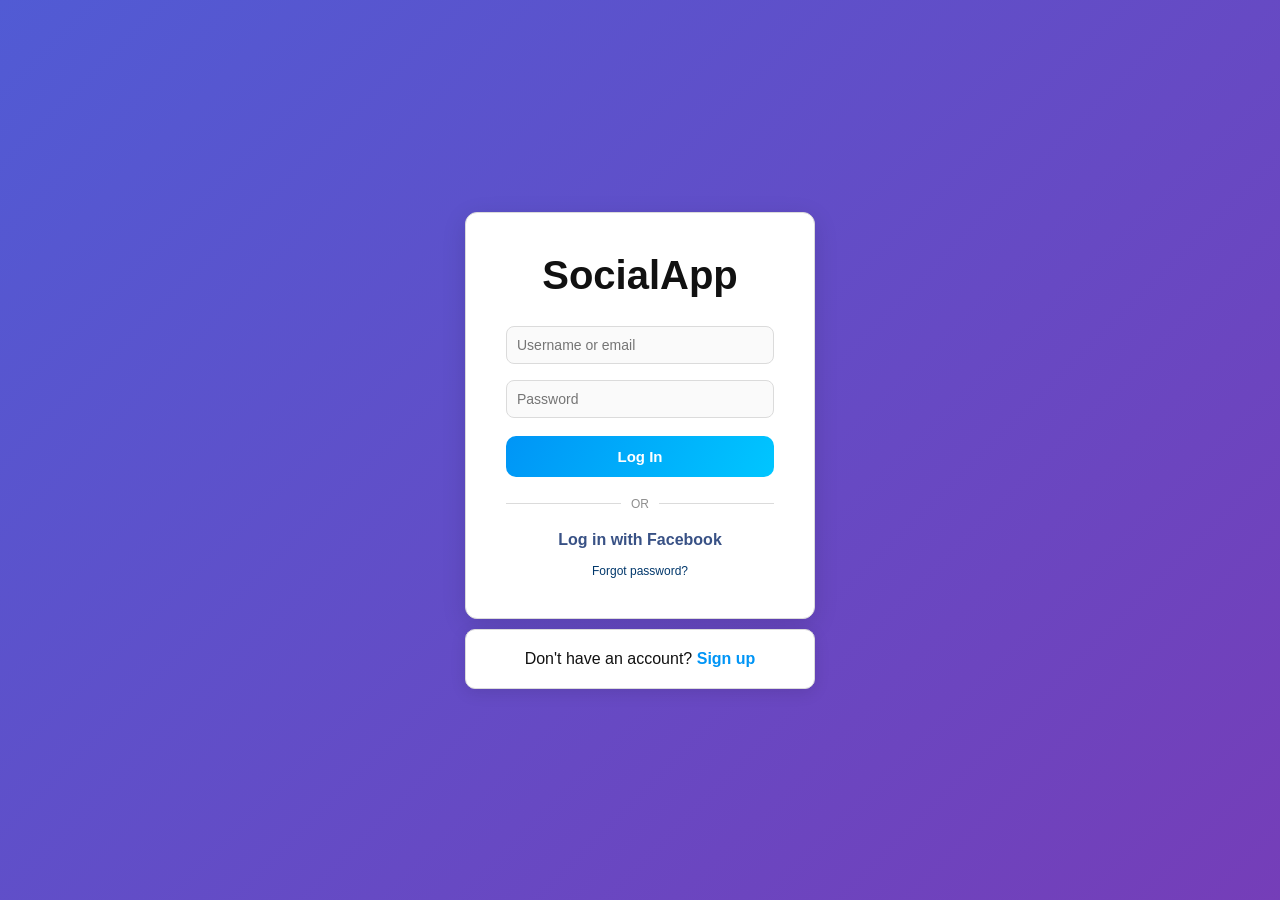
<file: login.html>
<!DOCTYPE html>
<html lang="en">
<head>
  <meta charset="UTF-8" />
  <meta name="viewport" content="width=device-width, initial-scale=1.0"/>
  <title>Login • SocialApp</title>
  <link rel="stylesheet" href="style.css">
</head>
<body class="auth-bg">

<div class="auth-container">
  <div class="auth-box">
    <h1 class="logo">SocialApp</h1>

    <form id="loginForm">
      <input type="text" placeholder="Username or email" required>
      <input type="password" placeholder="Password" required>

      <button type="submit">Log In</button>
    </form>

    <div class="divider">
      <span>OR</span>
    </div>

    <a href="#" class="fb-login">Log in with Facebook</a>

    <p class="forgot">Forgot password?</p>
  </div>

  <div class="switch-box">
    <p>Don't have an account?
      <a href="register.html">Sign up</a>
    </p>
  </div>
</div>

<script src="script.js"></script>
</body>
</html>
</file>
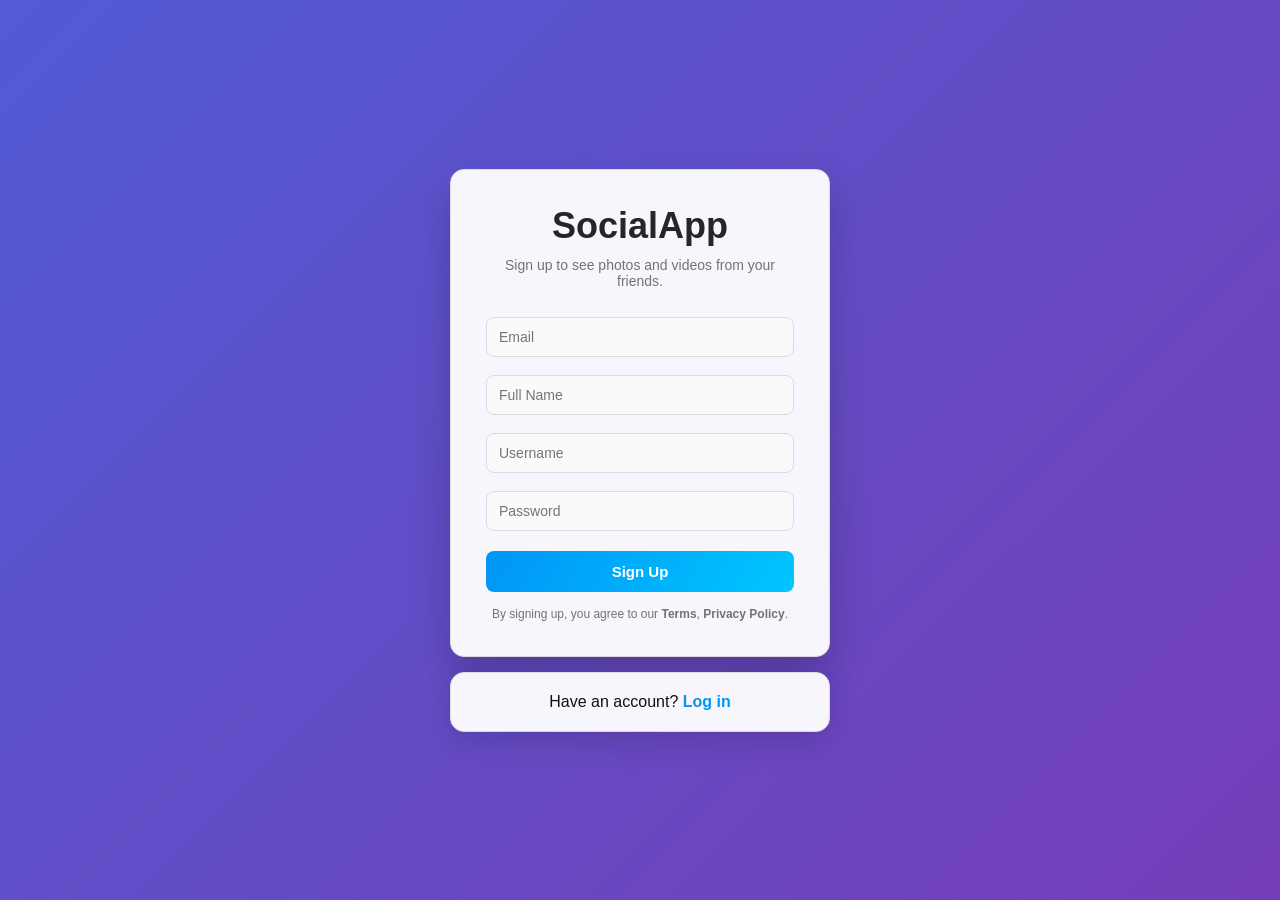
<file: register.html>
<!DOCTYPE html>
<html lang="en">
<head>
  <meta charset="UTF-8" />
  <meta name="viewport" content="width=device-width, initial-scale=1.0"/>
  <title>Sign Up • SocialApp</title>
  <link rel="stylesheet" href="style.css">
  <style>
    * {
      margin: 0;
      padding: 0;
      box-sizing: border-box;
      font-family: Arial, sans-serif;
    }

    body {
      min-height: 100vh;
      display: flex;
      justify-content: center;
      align-items: center;
      background: linear-gradient(
        -45deg,
        #f58529,
        #dd2a7b,
        #8134af,
        #515bd4
      );
      background-size: 400% 400%;
      animation: gradientBG 12s ease infinite;
    }

    @keyframes gradientBG {
      0% { background-position: 0% 50%; }
      50% { background-position: 100% 50%; }
      100% { background-position: 0% 50%; }
    }

    .auth-container {
      width: 100%;
      max-width: 380px;
    }

    .auth-box {
      background: rgba(255, 255, 255, 0.95);
      padding: 35px;
      border-radius: 14px;
      text-align: center;
      box-shadow: 0 20px 40px rgba(0,0,0,0.2);
    }

    .logo {
      font-size: 36px;
      font-weight: bold;
      margin-bottom: 10px;
      color: #262626;
    }

    .subtitle {
      color: #737373;
      font-size: 14px;
      margin-bottom: 20px;
    }

    form input {
      width: 100%;
      padding: 11px 12px;
      margin-bottom: 10px;
      border-radius: 8px;
      border: 1px solid #dbdbdb;
      background: #fafafa;
      font-size: 14px;
    }

    form input:focus {
      outline: none;
      border-color: #a8a8a8;
      background: white;
    }

    form button {
      width: 100%;
      padding: 12px;
      margin-top: 10px;
      border: none;
      border-radius: 8px;
      color: white;
      font-weight: bold;
      cursor: pointer;
      background: linear-gradient(
        120deg,
        #0095f6,
        #00c6ff,
        #0077cc
      );
      background-size: 200% 200%;
      animation: buttonIdle 3s ease infinite;
      transition: transform 0.2s;
    }

    form button:hover {
      animation: buttonHover 1.2s ease infinite;
      transform: translateY(-1px);
    }

    form button:active {
      transform: scale(0.97);
    }

    @keyframes buttonIdle {
      0% { background-position: 0% 50%; }
      50% { background-position: 100% 50%; }
      100% { background-position: 0% 50%; }
    }

    @keyframes buttonHover {
      0% { background-position: 0% 50%; }
      100% { background-position: 100% 50%; }
    }

    .terms {
      font-size: 12px;
      color: #737373;
      margin-top: 15px;
    }

    .switch-box {
      background: rgba(255,255,255,0.95);
      padding: 20px;
      margin-top: 15px;
      text-align: center;
      border-radius: 14px;
      box-shadow: 0 10px 30px rgba(0,0,0,0.15);
    }

    .switch-box a {
      color: #0095f6;
      font-weight: bold;
      text-decoration: none;
    }

    .switch-box a:hover {
      text-decoration: underline;
    }

    @media (max-width: 420px) {
      .auth-box {
        padding: 25px;
      }
    }
  </style>
</head>
<body>

<div class="auth-container">
  <div class="auth-box">
    <h1 class="logo">SocialApp</h1>
    <p class="subtitle">Sign up to see photos and videos from your friends.</p>

    <form id="registerForm">
      <input type="email" placeholder="Email" required>
      <input type="text" placeholder="Full Name" required>
      <input type="text" placeholder="Username" required>
      <input type="password" placeholder="Password" required>

      <button type="submit">Sign Up</button>
    </form>

    <p class="terms">
      By signing up, you agree to our <strong>Terms</strong>, <strong>Privacy Policy</strong>.
    </p>
  </div>

  <div class="switch-box">
    <p>Have an account?
      <a href="login.html">Log in</a>
    </p>
  </div>
</div>

<script src="script.js"></script>
</body>
</html>
</file>
<file: style.css>
:root {
  --bg:#f4f6fb;
  --card:#fff;
  --text:#111;
  --primary:#6366f1;
  --secondary:#8b5cf6;
  --border:#e5e7eb;
  --hover:#f3f4f6;
  --success:#10b981;
  --danger:#ef4444;
}
body.dark {
  --bg:#0f172a;
  --card:#1e293b;
  --text:#f8fafc;
  --border:#334155;
  --hover:#334155;
}
*{box-sizing:border-box;margin:0;padding:0}
body{
  margin:0;
  font-family:-apple-system,BlinkMacSystemFont,'Segoe UI',Roboto,Helvetica,Arial,sans-serif;
  background:var(--bg);
  color:var(--text);
  transition:background 0.3s,color 0.3s;
}


body.auth-bg{
  min-height:100vh;
  display:flex;
  justify-content:center;
  align-items:center;
  background:linear-gradient(-45deg,#f58529,#dd2a7b,#8134af,#515bd4);
  background-size:400% 400%;
  animation:gradientBG 12s ease infinite;
}
@keyframes gradientBG{
  0%{background-position:0% 50%}
  50%{background-position:100% 50%}
  100%{background-position:0% 50%}
}
.auth-container{width:350px;}
.auth-box{
  background:#fff;
  border:1px solid #dbdbdb;
  padding:40px;
  text-align:center;
  border-radius:12px;
  box-shadow:0 6px 24px rgba(0,0,0,0.12);
}
.logo{
  font-family:'Segoe UI',sans-serif;
  font-size:40px;
  margin-bottom:20px;
}
.subtitle{
  color:#8e8e8e;
  font-size:14px;
  margin-bottom:20px;
}
form input{
  width:100%;
  padding:10px;
  margin-bottom:8px;
  background:#fafafa;
  border:1px solid #dbdbdb;
  border-radius:8px;
}
form button{
  width:100%;
  padding:12px;
  margin-top:10px;
  border:none;
  border-radius:10px;
  color:white;
  font-weight:bold;
  cursor:pointer;
  background:linear-gradient(120deg,#0095f6,#00c6ff,#0077cc);
  background-size:200% 200%;
  transition:transform 0.2s ease;
  animation:buttonIdle 3s ease infinite;
}
form button:hover{
  animation:buttonHover 1.5s ease infinite;
  transform:translateY(-1px);
}
form button:active{transform:scale(0.97);}
@keyframes buttonIdle{0%{background-position:0% 50%}50%{background-position:100% 50%}100%{background-position:0% 50%}}
@keyframes buttonHover{0%{background-position:0% 50%}100%{background-position:100% 50%}}
.divider{display:flex;align-items:center;margin:20px 0;}
.divider::before,.divider::after{content:"";flex:1;height:1px;background:#dbdbdb;}
.divider span{margin:0 10px;font-size:12px;color:#8e8e8e;}
.fb-login{color:#385185;font-weight:bold;text-decoration:none;}
.forgot{margin-top:15px;font-size:12px;color:#00376b;cursor:pointer;}
.switch-box{
  background:#fff;
  border:1px solid #dbdbdb;
  padding:20px;
  margin-top:10px;
  text-align:center;
  border-radius:10px;
  box-shadow:0 4px 16px rgba(0,0,0,0.1);
}
.switch-box a{color:#0095f6;text-decoration:none;font-weight:bold;}
.terms{font-size:12px;color:#8e8e8e;margin-top:15px;}


button{
  background:var(--primary);
  color:#fff;
  border:none;
  padding:12px 24px;
  border-radius:12px;
  cursor:pointer;
  font-weight:600;
  font-size:15px;
  transition:all 0.3s;
  position:relative;
  overflow:hidden;
}
button::before{
  content:"";position:absolute;top:50%;left:50%;width:0;height:0;border-radius:50%;background:rgba(255,255,255,0.2);transform:translate(-50%,-50%);transition:width 0.6s,height 0.6s;
}
button:hover::before{width:300px;height:300px;}
button:hover{transform:translateY(-2px);box-shadow:0 6px 20px rgba(99,102,241,0.4);}
button:active{transform:translateY(0);}
input,textarea{
  width:100%;
  padding:12px;
  margin:8px 0;
  border-radius:8px;
  border:1px solid var(--border);
  background:var(--card);
  color:var(--text);
  font-size:14px;
  transition:border 0.2s;
}
input:focus,textarea:focus{outline:none;border-color:var(--primary);}

/* ---------------- HEADER ---------------- */
header{
  position:sticky;
  top:0;
  background:var(--card);
  padding:14px 24px;
  display:flex;
  justify-content:space-between;
  align-items:center;
  border-bottom:1px solid var(--border);
  z-index:100;
  box-shadow:0 2px 12px rgba(0,0,0,0.08);
  backdrop-filter:blur(10px);
}
header .logo{
  font-size:26px;
  font-weight:700;
  background:linear-gradient(135deg,var(--primary),var(--secondary));
  -webkit-background-clip:text;
  background-clip:text;
  -webkit-text-fill-color:transparent;
  cursor:pointer;
  transition:transform 0.2s;
}
header .logo:hover{transform:scale(1.05);}
header .search-container{flex:1;max-width:500px;margin:0 24px;position:relative;}
header .search-container input{
  width:100%;
  padding:12px 44px 12px 20px;
  margin:0;
  border-radius:24px;
  background:var(--hover);
  border:1px solid var(--border);
  font-size:15px;
  transition:all 0.3s;
}
header .search-container input:focus{background:var(--card);border-color:var(--primary);box-shadow:0 0 0 3px rgba(99,102,241,0.1);}
header .search-icon{
  position:absolute;right:16px;top:50%;transform:translateY(-50%);color:#6b7280;font-size:18px;pointer-events:none;
}
header .nav-actions{display:flex;gap:8px;align-items:center;}
header .nav-icon{
  font-size:22px;
  cursor:pointer;
  padding:10px;
  border-radius:50%;
  transition:all 0.2s;
  display:flex;
  align-items:center;
  justify-content:center;
  width:40px;height:40px;
}
header .nav-icon:hover{background:var(--hover);transform:scale(1.1);}

/* ---------------- LAYOUT ---------------- */
.layout{
  display:grid;
  grid-template-columns:280px 1fr 320px;
  gap:24px;
  padding:24px;
  max-width:1400px;
  margin:0 auto;
}

/* ---------------- LEFT SIDEBAR ---------------- */
.left-sidebar{
  position:sticky;
  top:80px;
  height:fit-content;
  background:var(--card);
  padding:24px;
  border-radius:20px;
  box-shadow:0 4px 16px rgba(0,0,0,0.08);
  transition:transform 0.2s;
}
.left-sidebar:hover{box-shadow:0 6px 20px rgba(0,0,0,0.12);}
.sidebar-item{
  display:flex;
  align-items:center;
  gap:14px;
  padding:14px 16px;
  margin-bottom:6px;
  border-radius:12px;
  cursor:pointer;
  transition:all 0.2s;
  text-decoration:none;
  color:var(--text);
  font-size:15px;
  font-weight:500;
}
.sidebar-item:hover{background:var(--hover);transform:translateX(4px);}
.sidebar-item.active{
  background:linear-gradient(135deg,var(--primary),var(--secondary));
  color:#fff;
  box-shadow:0 4px 12px rgba(99,102,241,0.3);
}
.sidebar-item.active:hover{transform:translateX(4px);}
.sidebar-item-icon{font-size:22px;width:24px;text-align:center;}

/* ---------------- CENTER FEED ---------------- */
.main-content{min-width:0;}
.stories-container{
  background:var(--card);
  padding:24px;
  border-radius:20px;
  margin-bottom:28px;
  box-shadow:0 4px 16px rgba(0,0,0,0.08);
  overflow-x:auto;
  scroll-behavior:smooth;
}
.stories-container::-webkit-scrollbar{height:4px;}
.stories-container::-webkit-scrollbar-track{background:var(--hover);border-radius:10px;}
.stories-container::-webkit-scrollbar-thumb{background:var(--primary);border-radius:10px;}
.stories{display:flex;gap:20px;padding:4px 0;}
.story{flex:0 0 auto;text-align:center;cursor:pointer;transition:transform 0.3s;}
.story:hover{transform:translateY(-4px);}
.story-img{
  width:88px;height:88px;border-radius:50%;object-fit:cover;
  border:4px solid transparent;
  background:linear-gradient(var(--card),var(--card)) padding-box,
             linear-gradient(135deg,var(--primary),var(--secondary)) border-box;
  padding:3px;
  transition:all 0.3s;
  box-shadow:0 4px 12px rgba(99,102,241,0.2);
}
.story:hover .story-img{box-shadow:0 6px 20px rgba(99,102,241,0.4);transform:scale(1.05);}
.story-name{
  font-size:13px;margin-top:10px;max-width:88px;overflow:hidden;text-overflow:ellipsis;white-space:nowrap;font-weight:500;color:var(--text);
}
.card{
  background:var(--card);
  padding:24px;
  border-radius:20px;
  margin-bottom:24px;
  box-shadow:0 4px 16px rgba(0,0,0,0.08);
  transition:all 0.3s;
  border:1px solid transparent;
}
.card:hover{
  transform:translateY(-4px);
  box-shadow:0 8px 24px rgba(0,0,0,0.12);
  border-color:var(--border);
}
.create-post{
  margin-bottom:28px;
  animation:slideDown 0.4s ease;
}
@keyframes slideDown{
  from{opacity:0;transform:translateY(-20px);}
  to{opacity:1;transform:translateY(0);}
}
.create-post-header{display:flex;align-items:center;gap:14px;margin-bottom:18px;}
.profile-img{
  width:48px;height:48px;border-radius:50%;object-fit:cover;border:3px solid var(--primary);transition:transform 0.2s;cursor:pointer;
}
.profile-img:hover{transform:scale(1.1);}
.create-post textarea{min-height:100px;resize:none;margin-bottom:12px;}
.create-post-actions{display:flex;justify-content:space-between;align-items:center;}
.file-input-wrapper{position:relative;display:inline-block;}
.file-input-wrapper input[type=file]{position:absolute;opacity:0;width:0;height:0;}
.file-input-label{
  display:inline-flex;align-items:center;gap:8px;padding:8px 16px;background:var(--hover);border-radius:8px;cursor:pointer;font-size:14px;transition:background 0.2s;
}
.file-input-label:hover{background:var(--border);}
.post-card{margin-bottom:28px;animation:fadeIn 0.5s ease;}
@keyframes fadeIn{from{opacity:0;transform:translateY(20px);}to{opacity:1;transform:translateY(0);}}
.post-header{display:flex;align-items:center;gap:12px;margin-bottom:12px;}
.post-header-info{flex:1;}
.post-header-info .username{font-weight:600;font-size:15px;}
.post-header-info .time{font-size:12px;color:#6b7280;}
.post-image{
  width:100%;border-radius:16px;margin:16px 0;max-height:600px;object-fit:cover;box-shadow:0 4px 16px rgba(0,0,0,0.1);transition:transform 0.3s;cursor:pointer;
}
.post-image:hover{transform:scale(1.02);}
.post-caption{margin:12px 0;line-height:1.6;font-size:15px;}
.post-actions{
  display:flex;align-items:center;gap:24px;padding:16px 0;border-top:1px solid var(--border);border-bottom:1px solid var(--border);margin:16px 0;
}
.action-btn{
  display:flex;align-items:center;gap:8px;background:none;border:none;color:var(--text);cursor:pointer;padding:10px 12px;border-radius:10px;transition:all 0.2s;font-size:16px;font-weight:500;
}
.action-btn:hover{background:var(--hover);transform:scale(1.05);}
.action-btn.liked{color:#ef4444;}
.action-btn.liked:hover{background:rgba(239,68,68,0.1);}
.comments-section{margin-top:12px;}
.comment-input-wrapper{display:flex;gap:8px;margin-top:12px;}
.comment-input-wrapper input{flex:1;margin:0;padding:10px 12px;font-size:14px;}
.comment-input-wrapper button{padding:10px 16px;margin:0;}
.comment{
  display:flex;gap:12px;margin-top:12px;padding:10px;border-radius:10px;transition:all 0.2s;animation:slideIn 0.3s ease;
}
@keyframes slideIn{from{opacity:0;transform:translateX(-10px);}to{opacity:1;transform:translateX(0);}}
.comment:hover{background:var(--hover);transform:translateX(4px);}
.comment-content{flex:1;}
.comment-author{font-weight:600;font-size:14px;margin-right:8px;}
.comment-text{font-size:14px;color:var(--text);opacity:0.9;}
.empty-state{text-align:center;padding:60px 20px;color:#6b7280;}
.empty-state-icon{font-size:64px;margin-bottom:16px;}

/* ---------------- RIGHT SIDEBAR ---------------- */
.right-sidebar{position:sticky;top:80px;height:fit-content;}
.sidebar-card{
  background:var(--card);
  padding:24px;
  border-radius:20px;
  margin-bottom:24px;
  box-shadow:0 4px 16px rgba(0,0,0,0.08);
  transition:transform 0.2s;
}
.sidebar-card:hover{box-shadow:0 6px 20px rgba(0,0,0,0.12);}
.account-info{
  display:flex;align-items:center;gap:14px;margin-bottom:24px;padding-bottom:24px;border-bottom:1px solid var(--border);transition:transform 0.2s;
}
.account-info:hover{transform:translateX(4px);}
.account-info img{
  width:64px;height:64px;border-radius:50%;object-fit:cover;border:3px solid var(--primary);transition:transform 0.3s;cursor:pointer;
}
.account-info:hover img{transform:scale(1.1) rotate(5deg);}
.account-details h3{font-size:16px;margin-bottom:4px;}
.account-details p{font-size:13px;color:#6b7280;}
.sidebar-section-title{
  font-size:14px;font-weight:600;margin-bottom:12px;color:#6b7280;text-transform:uppercase;letter-spacing:0.5px;
}
.friend-request-item,.suggestion-item{
  display:flex;align-items:center;justify-content:space-between;
  padding:14px 0;border-bottom:1px solid var(--border);transition:background 0.2s;border-radius:8px;margin:0 -8px;padding-left:8px;padding-right:8px;
}
.friend-request-item:hover,.suggestion-item:hover{background:var(--hover);}
.friend-request-item:last-child,.suggestion-item:last-child{border-bottom:none;}
.friend-info,.suggestion-info{display:flex;align-items:center;gap:12px;flex:1;}
.friend-info img,.suggestion-info img{
  width:44px;height:44px;border-radius:50%;object-fit:cover;border:2px solid var(--border);transition:transform 0.2s;
}
.friend-info:hover img,.suggestion-info:hover img{transform:scale(1.1);}
.friend-name,.suggestion-name{font-size:15px;font-weight:600;color:var(--text);}
.request-actions{display:flex;gap:8px;}
.request-actions button{
  padding:8px 16px;font-size:13px;border-radius:8px;font-weight:600;transition:all 0.2s;
}
.request-actions button:hover{transform:translateY(-2px);box-shadow:0 4px 12px rgba(0,0,0,0.15);}
.request-actions .accept-btn{background:var(--primary);}
.request-actions .decline-btn{background:var(--danger);}
.request-actions .follow-btn{background:var(--primary);}
.request-actions .following-btn{background:var(--hover);color:var(--text);}

/* ---------------- SEARCH ---------------- */
.search-results{
  position:absolute;top:100%;left:0;right:0;background:var(--card);border-radius:16px;margin-top:12px;
  box-shadow:0 8px 24px rgba(0,0,0,0.15);max-height:400px;overflow-y:auto;display:none;z-index:200;
  animation:slideDown 0.3s ease;border:1px solid var(--border);
}
.search-results.show{display:block;}
.search-results::-webkit-scrollbar{width:6px;}
.search-results::-webkit-scrollbar-track{background:var(--hover);}
.search-results::-webkit-scrollbar-thumb{background:var(--primary);border-radius:10px;}
.search-result-item{
  display:flex;align-items:center;gap:14px;padding:14px 16px;cursor:pointer;transition:all 0.2s;border-bottom:1px solid var(--border);
}
.search-result-item:hover{background:var(--hover);transform:translateX(4px);padding-left:20px;}
.search-result-item img{transition:transform 0.2s;}
.search-result-item:hover img{transform:scale(1.1);}

/* ---------------- TOAST ---------------- */
.toast{
  position:fixed;bottom:32px;right:32px;
  background:linear-gradient(135deg,#1f2937,#111827);
  color:#fff;padding:18px 28px;border-radius:16px;opacity:0;
  transform:translateY(30px) scale(0.9);
  transition:all 0.4s cubic-bezier(0.68,-0.55,0.265,1.55);
  box-shadow:0 8px 32px rgba(0,0,0,0.3);
  z-index:1000;font-weight:500;max-width:300px;border:1px solid rgba(255,255,255,0.1);
}
.toast.show{opacity:1;transform:translateY(0) scale(1);}

/* ---------------- PROFILE PAGE ---------------- */
.container{max-width:1200px;margin:0 auto;padding:32px 24px;}
.profile-header{
  background:var(--card);
  border-radius:20px;
  padding:40px;
  margin-bottom:32px;
  box-shadow:0 4px 20px rgba(0,0,0,0.08);
  position:relative;
  overflow:hidden;
}
.profile-header::before{
  content:"";position:absolute;top:0;left:0;right:0;height:120px;
  background:linear-gradient(135deg,var(--primary),var(--secondary));
  opacity:0.1;z-index:0;
}
.profile-content{position:relative;z-index:1;display:flex;gap:40px;align-items:flex-start;}
.profile-pic-wrapper{position:relative;flex-shrink:0;}
.profile-pic{
  width:150px;height:150px;border-radius:50%;object-fit:cover;border:4px solid var(--card);
  box-shadow:0 4px 20px rgba(0,0,0,0.15);cursor:pointer;transition:transform 0.3s;
}
.profile-pic:hover{transform:scale(1.05);}
.edit-profile-btn{
  position:absolute;bottom:8px;right:8px;width:40px;height:40px;border-radius:50%;background:var(--primary);
  color:#fff;border:3px solid var(--card);display:flex;align-items:center;justify-content:center;cursor:pointer;
  font-size:18px;box-shadow:0 2px 10px rgba(0,0,0,0.2);transition:all 0.2s;
}
.edit-profile-btn:hover{background:var(--secondary);transform:scale(1.1);}
.profile-info{flex:1;min-width:0;}
.profile-top{display:flex;align-items:center;gap:20px;margin-bottom:20px;flex-wrap:wrap;}
.profile-name{font-size:32px;font-weight:700;margin:0;color:var(--text);}
.profile-username{font-size:18px;color:#6b7280;font-weight:400;margin-top:4px;}
.profile-actions{display:flex;gap:12px;flex-wrap:wrap;}
.btn-primary{background:var(--primary);color:#fff;}
.btn-secondary{background:var(--hover);color:var(--text);border:1px solid var(--border);}
.btn-secondary:hover{background:var(--border);}
.btn-outline{background:transparent;color:var(--text);border:1px solid var(--border);}
.btn-outline:hover{background:var(--hover);border-color:var(--primary);}
.profile-stats{
  display:flex;gap:32px;margin:24px 0;padding:24px 0;border-top:1px solid var(--border);border-bottom:1px solid var(--border);
}
.stat-item{display:flex;flex-direction:column;cursor:pointer;transition:color 0.2s;}
.stat-item:hover .stat-value{color:var(--primary);}
.stat-value{font-size:24px;font-weight:700;color:var(--text);transition:color 0.2s;}
.stat-label{font-size:14px;color:#6b7280;margin-top:4px;}
.profile-bio{margin-top:20px;}
.bio-name{font-size:16px;font-weight:600;margin-bottom:8px;color:var(--text);}
.bio-text{font-size:15px;line-height:1.6;color:var(--text);opacity:0.9;max-width:600px;}
.profile-tabs{
  background:var(--card);border-radius:16px;padding:8px;margin-bottom:32px;display:flex;gap:8px;box-shadow:0 2px 8px rgba(0,0,0,0.05);overflow-x:auto;
}
.profile-tabs::-webkit-scrollbar{display:none;}
.tab-btn{
  flex:1;padding:12px 24px;border:none;background:transparent;color:#6b7280;font-weight:600;font-size:15px;cursor:pointer;border-radius:10px;transition:all 0.2s;white-space:nowrap;position:relative;
}
.tab-btn:hover{background:var(--hover);color:var(--text);}
.tab-btn.active{background:var(--primary);color:#fff;}
.tab-btn.active::after{content:"";position:absolute;bottom:-2px;left:50%;transform:translateX(-50%);width:40px;height:3px;background:var(--primary);border-radius:2px;}
.posts-container{min-height:400px;}
.posts-grid{display:grid;grid-template-columns:repeat(3,1fr);gap:20px;margin-bottom:32px;}
.post-item{position:relative;aspect-ratio:1;border-radius:12px;overflow:hidden;cursor:pointer;background:var(--card);box-shadow:0 2px 8px rgba(0,0,0,0.1);transition:all 0.3s;}
.post-item:hover{transform:translateY(-4px);box-shadow:0 8px 24px rgba(0,0,0,0.15);}
.post-item img{width:100%;height:100%;object-fit:cover;transition:transform 0.3s;}
.post-item:hover img{transform:scale(1.1);}
.post-overlay{
  position:absolute;inset:0;background:rgba(0,0,0,0.6);display:flex;align-items:center;justify-content:center;gap:24px;opacity:0;transition:opacity 0.3s;color:#fff;font-weight:600;font-size:16px;
}
.post-item:hover .post-overlay{opacity:1;}
.post-stat{display:flex;align-items:center;gap:8px;}
.empty-state{text-align:center;padding:80px 20px;background:var(--card);border-radius:16px;}
.empty-icon{font-size:80px;margin-bottom:20px;opacity:0.5;}
.empty-title{font-size:24px;font-weight:600;margin-bottom:12px;color:var(--text);}
.empty-text{font-size:16px;color:#6b7280;max-width:400px;margin:0 auto;}
.modal-overlay{position:fixed;inset:0;background:rgba(0,0,0,0.6);display:none;align-items:center;justify-content:center;z-index:1000;backdrop-filter:blur(4px);}
.modal-overlay.show{display:flex;}
.modal{
  background:var(--card);border-radius:20px;padding:32px;max-width:500px;width:90%;max-height:90vh;overflow-y:auto;box-shadow:0 20px 60px rgba(0,0,0,0.3);animation:modalSlideIn 0.3s ease;
}
@keyframes modalSlideIn{from{opacity:0;transform:translateY(-20px);}to{opacity:1;transform:translateY(0);}}
.modal-header{display:flex;justify-content:space-between;align-items:center;margin-bottom:24px;padding-bottom:16px;border-bottom:1px solid var(--border);}
.modal-title{font-size:24px;font-weight:700;color:var(--text);}
.modal-close{background:none;border:none;font-size:24px;cursor:pointer;color:var(--text);padding:4px;border-radius:50%;transition:background 0.2s;}
.modal-close:hover{background:var(--hover);}
.modal-body{display:flex;flex-direction:column;gap:20px;}
.form-group{display:flex;flex-direction:column;gap:8px;}
.form-label{font-size:14px;font-weight:600;color:var(--text);}
.form-input{
  padding:12px;border:1px solid var(--border);border-radius:10px;background:var(--bg);color:var(--text);font-size:15px;transition:border 0.2s;
}
.form-input:focus{outline:none;border-color:var(--primary);}
.form-textarea{min-height:100px;resize:vertical;}
.modal-actions{display:flex;gap:12px;justify-content:flex-end;margin-top:8px;}
.btn-cancel{background:var(--hover);color:var(--text);}
.btn-save{background:var(--primary);color:#fff;}

/* ---------------- RESPONSIVE ---------------- */
@media(max-width:1200px){.layout{grid-template-columns:240px 1fr 280px;}}
@media(max-width:968px){
  .layout{grid-template-columns:1fr;}
  .left-sidebar,.right-sidebar{display:none;}
  header .search-container{max-width:200px;}
  .profile-content{flex-direction:column;align-items:center;text-align:center;}
  .profile-top{justify-content:center;}
  .profile-stats{justify-content:center;}
  .posts-grid{grid-template-columns:repeat(2,1fr);gap:12px;}
}
@media(max-width:640px){
  header{padding:12px 16px;}
  header .search-container{display:none;}
  .layout{padding:16px 12px;}
  .card{padding:16px;}
  .container{padding:16px 12px;}
  .profile-header{padding:24px 20px;}
  .posts-grid{grid-template-columns:1fr;}
  .profile-tabs{overflow-x:auto;}
  .tab-btn{padding:10px 16px;font-size:14px;}
}
</file>
